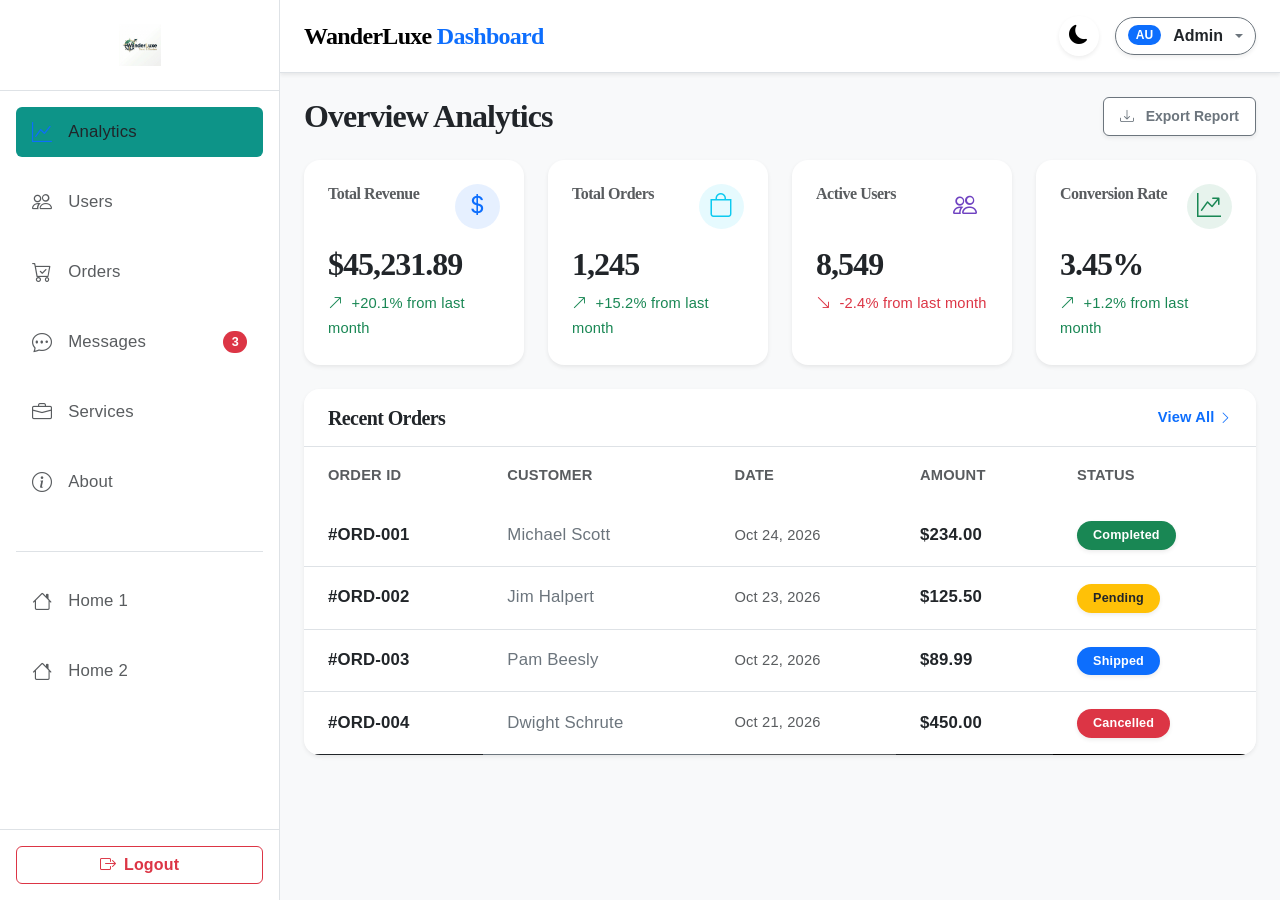
<file: dashboard.html>
<!DOCTYPE html>
<html lang="en" dir="ltr">

<head>
    <meta charset="UTF-8">
    <meta name="viewport" content="width=device-width, initial-scale=1.0">
    <title>WanderLuxe | Dashboard</title>
    <link rel="icon" href="assets/img/favicon.png" type="image/png">
    <!-- Bootstrap 5 CSS -->
    <link href="https://cdn.jsdelivr.net/npm/bootstrap@5.3.2/dist/css/bootstrap.min.css" rel="stylesheet">
    <!-- Bootstrap Icons -->
    <link rel="stylesheet" href="https://cdn.jsdelivr.net/npm/bootstrap-icons@1.11.1/font/bootstrap-icons.css">
    <!-- Custom CSS -->
    <link rel="stylesheet" href="assets/css/style.css">
</head>

<body>

    <div class="d-flex" style="min-height: 100vh;">
        <!-- Sidebar Navigation (Full Height) -->
        <aside class="sidebar flex-shrink-0 bg-white border-end d-flex flex-column transition-all" id="sidebar"
            style="width: 280px; z-index: 1000;">
            <!-- Logo inside sidebar -->
            <div class="p-4 border-bottom d-flex align-items-center justify-content-center">
                <a class="text-decoration-none d-flex align-items-center gap-2" href="index.html">
                    <img src="assets/img/wanderluxe_logo.png" alt="WanderLuxe Logo" height="42" class="brand-logo-img"
                        style="object-fit: contain;">
                </a>
            </div>

            <ul class="sidebar-nav p-3 m-0 flex-grow-1 list-unstyled d-flex flex-column gap-2">
                <li class="sidebar-item mb-1">
                    <a href="#"
                        class="sidebar-link active text-decoration-none px-3 py-2 rounded d-flex align-items-center gap-3 text-dark hover-primary"
                        onclick="toggleDashboardSection(event, 'analytics')" style="font-weight: 500;">
                        <i class="bi bi-graph-up fs-5 text-primary"></i> Analytics
                    </a>
                </li>
                <li class="sidebar-item mb-1">
                    <a href="#"
                        class="sidebar-link text-decoration-none px-3 py-2 rounded d-flex align-items-center gap-3 text-muted hover-primary"
                        style="font-weight: 500;">
                        <i class="bi bi-people fs-5"></i> Users
                    </a>
                </li>
                <li class="sidebar-item mb-1">
                    <a href="#"
                        class="sidebar-link text-decoration-none px-3 py-2 rounded d-flex align-items-center gap-3 text-muted hover-primary"
                        style="font-weight: 500;">
                        <i class="bi bi-cart-check fs-5"></i> Orders
                    </a>
                </li>
                <li class="sidebar-item mb-1">
                    <a href="#"
                        class="sidebar-link text-decoration-none px-3 py-2 rounded d-flex align-items-center gap-3 text-muted hover-primary"
                        style="font-weight: 500;">
                        <i class="bi bi-chat-dots fs-5"></i> Messages
                        <span class="badge bg-danger ms-auto rounded-pill">3</span>
                    </a>
                </li>
                <li class="sidebar-item mb-1">
                    <a href="#"
                        class="sidebar-link text-decoration-none px-3 py-2 rounded d-flex align-items-center gap-3 text-muted hover-primary"
                        onclick="toggleDashboardSection(event, 'services')" style="font-weight: 500;">
                        <i class="bi bi-briefcase fs-5"></i> Services
                    </a>
                </li>
                <li class="sidebar-item mb-1">
                    <a href="#"
                        class="sidebar-link text-decoration-none px-3 py-2 rounded d-flex align-items-center gap-3 text-muted hover-primary"
                        onclick="toggleDashboardSection(event, 'about')" style="font-weight: 500;">
                        <i class="bi bi-info-circle fs-5"></i> About
                    </a>
                </li>
                <li class="sidebar-item mt-4 border-top pt-4 mb-1">
                    <a href="Home1.html"
                        class="sidebar-link text-decoration-none px-3 py-2 rounded d-flex align-items-center gap-3 text-muted"
                        style="background-color: var(--card-bg); font-weight: 500;">
                        <i class="bi bi-house fs-5"></i> Home 1
                    </a>
                </li>
                <li class="sidebar-item mb-1">
                    <a href="Home2.html"
                        class="sidebar-link text-decoration-none px-3 py-2 rounded d-flex align-items-center gap-3 text-muted"
                        style="background-color: var(--card-bg); font-weight: 500;">
                        <i class="bi bi-house fs-5"></i> Home 2
                    </a>
                </li>
            </ul>

            <!-- Bottom Logout inside Sidebar -->
            <div class="p-3 border-top mt-auto">
                <a href="login.html"
                    class="btn btn-outline-danger w-100 d-flex align-items-center justify-content-center gap-2 fw-bold">
                    <i class="bi bi-box-arrow-right"></i> Logout
                </a>
            </div>
        </aside>

        <!-- Main Content Wrapper -->
        <div class="flex-grow-1 d-flex flex-column bg-light" style="min-width: 0; overflow-y: auto;">

            <!-- Top Header (Inside Content) -->
            <header
                class="bg-white border-bottom p-3 d-flex justify-content-between align-items-center sticky-top shadow-sm px-4">
                <div class="d-flex align-items-center gap-3">
                    <button class="btn btn-light d-lg-none" id="sidebar-toggle">
                        <i class="bi bi-list fs-4"></i>
                    </button>
                    <h4 class="mb-0 fw-bold d-none d-sm-block">WanderLuxe <span class="text-primary">Dashboard</span>
                    </h4>
                </div>

                <div class="d-flex align-items-center gap-3">
                    <!-- Theme Toggle -->
                    <button class="theme-toggle btn btn-light rounded-circle shadow-sm" id="theme-toggle"
                        aria-label="Toggle Theme"
                        style="width: 40px; height: 40px; display: flex; align-items: center; justify-content: center;">
                        <i class="bi bi-moon-fill" style="pointer-events: none;"></i>
                    </button>

                    <!-- User Profile Dropdown -->
                    <div class="dropdown">
                        <button
                            class="btn btn-outline-secondary dropdown-toggle d-flex align-items-center gap-2 rounded-pill shadow-sm"
                            type="button" data-bs-toggle="dropdown" aria-expanded="false">
                            <span class="badge bg-primary rounded-pill px-2 py-1 me-1">AU</span>
                            <span class="d-none d-sm-inline fw-bold text-dark">Admin</span>
                        </button>
                        <ul class="dropdown-menu dropdown-menu-end shadow border-0 mt-2 rounded-3">
                            <li class="px-3 py-2 border-bottom">
                                <div class="fw-bold">Admin User</div>
                                <div class="small text-muted">admin@wanderluxe.com</div>
                            </li>
                            <li><a class="dropdown-item py-2" href="#"><i class="bi bi-person me-2 text-primary"></i>
                                    Profile</a></li>
                            <li><a class="dropdown-item py-2" href="#"><i class="bi bi-gear me-2 text-primary"></i>
                                    Settings</a></li>
                            <li>
                                <hr class="dropdown-divider">
                            </li>
                            <li><a class="dropdown-item py-2 text-danger fw-bold" href="login.html"><i
                                        class="bi bi-box-arrow-right me-2"></i> Logout</a></li>
                        </ul>
                    </div>
                </div>
            </header>

            <!-- Page Content -->
            <main class="p-4 flex-grow-1">
                <div id="analytics-section" class="dashboard-panel">
                    <div class="d-flex justify-content-between align-items-center mb-4">
                        <h2 class="fw-bold mb-0 text-dark">Overview Analytics</h2>
                        <button class="btn btn-outline-secondary btn-sm rounded bg-white shadow-sm fw-bold px-3 py-2"><i
                                class="bi bi-download me-2"></i> Export Report</button>
                    </div>

                    <!-- Stats Cards -->
                    <div class="row g-4 mb-4">
                        <div class="col-xl-3 col-sm-6">
                            <div class="card border-0 shadow-sm rounded-4 p-4 h-100 bg-white hover-lift">
                                <div class="d-flex justify-content-between align-items-start mb-3">
                                    <h6 class="text-muted fw-bold mb-0">Total Revenue</h6>
                                    <div class="bg-primary bg-opacity-10 text-primary rounded-circle d-flex align-items-center justify-content-center"
                                        style="width: 45px; height: 45px;">
                                        <i class="bi bi-currency-dollar fs-4"></i>
                                    </div>
                                </div>
                                <h2 class="fw-bold text-dark mb-2">$45,231.89</h2>
                                <p class="text-success small fw-medium mb-0"><i class="bi bi-arrow-up-right me-1"></i>
                                    +20.1% from last month</p>
                            </div>
                        </div>
                        <div class="col-xl-3 col-sm-6">
                            <div class="card border-0 shadow-sm rounded-4 p-4 h-100 bg-white hover-lift">
                                <div class="d-flex justify-content-between align-items-start mb-3">
                                    <h6 class="text-muted fw-bold mb-0">Total Orders</h6>
                                    <div class="bg-info bg-opacity-10 text-info rounded-circle d-flex align-items-center justify-content-center"
                                        style="width: 45px; height: 45px;">
                                        <i class="bi bi-bag fs-4"></i>
                                    </div>
                                </div>
                                <h2 class="fw-bold text-dark mb-2">1,245</h2>
                                <p class="text-success small fw-medium mb-0"><i class="bi bi-arrow-up-right me-1"></i>
                                    +15.2% from last month</p>
                            </div>
                        </div>
                        <div class="col-xl-3 col-sm-6">
                            <div class="card border-0 shadow-sm rounded-4 p-4 h-100 bg-white hover-lift">
                                <div class="d-flex justify-content-between align-items-start mb-3">
                                    <h6 class="text-muted fw-bold mb-0">Active Users</h6>
                                    <div class="bg-purple bg-opacity-10 text-purple rounded-circle d-flex align-items-center justify-content-center"
                                        style="width: 45px; height: 45px;" style="color: #6f42c1;">
                                        <i class="bi bi-people fs-4" style="color: #6f42c1;"></i>
                                    </div>
                                </div>
                                <h2 class="fw-bold text-dark mb-2">8,549</h2>
                                <p class="text-danger small fw-medium mb-0"><i class="bi bi-arrow-down-right me-1"></i>
                                    -2.4% from last month</p>
                            </div>
                        </div>
                        <div class="col-xl-3 col-sm-6">
                            <div class="card border-0 shadow-sm rounded-4 p-4 h-100 bg-white hover-lift">
                                <div class="d-flex justify-content-between align-items-start mb-3">
                                    <h6 class="text-muted fw-bold mb-0">Conversion Rate</h6>
                                    <div class="bg-success bg-opacity-10 text-success rounded-circle d-flex align-items-center justify-content-center"
                                        style="width: 45px; height: 45px;">
                                        <i class="bi bi-graph-up-arrow fs-4"></i>
                                    </div>
                                </div>
                                <h2 class="fw-bold text-dark mb-2">3.45%</h2>
                                <p class="text-success small fw-medium mb-0"><i class="bi bi-arrow-up-right me-1"></i>
                                    +1.2% from last month</p>
                            </div>
                        </div>
                    </div>

                    <!-- Recent Orders Table -->
                    <div class="card border-0 shadow-sm rounded-4 overflow-hidden bg-white">
                        <div class="px-4 py-3 border-bottom d-flex justify-content-between align-items-center bg-white">
                            <h5 class="fw-bold mb-0 text-dark">Recent Orders</h5>
                            <a href="#" id="viewAllBtn"
                                class="text-primary text-decoration-none small fw-bold hover-link">View All <i
                                    class="bi bi-chevron-right small"></i></a>
                        </div>
                        <div class="table-responsive">
                            <table class="table table-hover align-middle mb-0 border-0">
                                <thead class="bg-light">
                                    <tr>
                                        <th class="py-3 px-4 text-muted small fw-bold border-0 text-uppercase">Order ID
                                        </th>
                                        <th class="py-3 px-4 text-muted small fw-bold border-0 text-uppercase">Customer
                                        </th>
                                        <th class="py-3 px-4 text-muted small fw-bold border-0 text-uppercase">Date</th>
                                        <th class="py-3 px-4 text-muted small fw-bold border-0 text-uppercase">Amount
                                        </th>
                                        <th class="py-3 px-4 text-muted small fw-bold border-0 text-uppercase">Status
                                        </th>
                                    </tr>
                                </thead>
                                <tbody>
                                    <tr class="border-bottom">
                                        <td class="py-3 px-4 fw-bold text-dark">#ORD-001</td>
                                        <td class="py-3 px-4 text-secondary">Michael Scott</td>
                                        <td class="py-3 px-4 text-muted small">Oct 24, 2026</td>
                                        <td class="py-3 px-4 fw-bold text-dark">$234.00</td>
                                        <td class="py-3 px-4">
                                            <span
                                                class="badge bg-success rounded-pill px-3 py-2 shadow-sm">Completed</span>
                                        </td>
                                    </tr>
                                    <tr class="border-bottom">
                                        <td class="py-3 px-4 fw-bold text-dark">#ORD-002</td>
                                        <td class="py-3 px-4 text-secondary">Jim Halpert</td>
                                        <td class="py-3 px-4 text-muted small">Oct 23, 2026</td>
                                        <td class="py-3 px-4 fw-bold text-dark">$125.50</td>
                                        <td class="py-3 px-4">
                                            <span
                                                class="badge bg-warning text-dark rounded-pill px-3 py-2 shadow-sm">Pending</span>
                                        </td>
                                    </tr>
                                    <tr class="border-bottom">
                                        <td class="py-3 px-4 fw-bold text-dark">#ORD-003</td>
                                        <td class="py-3 px-4 text-secondary">Pam Beesly</td>
                                        <td class="py-3 px-4 text-muted small">Oct 22, 2026</td>
                                        <td class="py-3 px-4 fw-bold text-dark">$89.99</td>
                                        <td class="py-3 px-4">
                                            <span
                                                class="badge bg-primary rounded-pill px-3 py-2 shadow-sm">Shipped</span>
                                        </td>
                                    </tr>
                                    <tr>
                                        <td class="py-3 px-4 fw-bold text-dark">#ORD-004</td>
                                        <td class="py-3 px-4 text-secondary">Dwight Schrute</td>
                                        <td class="py-3 px-4 text-muted small">Oct 21, 2026</td>
                                        <td class="py-3 px-4 fw-bold text-dark">$450.00</td>
                                        <td class="py-3 px-4">
                                            <span
                                                class="badge bg-danger rounded-pill px-3 py-2 shadow-sm">Cancelled</span>
                                        </td>
                                    </tr>
                                    <tr class="border-bottom d-none extra-order-row">
                                        <td class="py-3 px-4 fw-bold text-dark">#ORD-005</td>
                                        <td class="py-3 px-4 text-secondary">Stanley Hudson</td>
                                        <td class="py-3 px-4 text-muted small">Oct 20, 2026</td>
                                        <td class="py-3 px-4 fw-bold text-dark">$112.00</td>
                                        <td class="py-3 px-4">
                                            <span
                                                class="badge bg-success rounded-pill px-3 py-2 shadow-sm">Completed</span>
                                        </td>
                                    </tr>
                                    <tr class="d-none extra-order-row">
                                        <td class="py-3 px-4 fw-bold text-dark">#ORD-006</td>
                                        <td class="py-3 px-4 text-secondary">Angela Martin</td>
                                        <td class="py-3 px-4 text-muted small">Oct 19, 2026</td>
                                        <td class="py-3 px-4 fw-bold text-dark">$305.50</td>
                                        <td class="py-3 px-4">
                                            <span
                                                class="badge bg-success rounded-pill px-3 py-2 shadow-sm">Completed</span>
                                        </td>
                                    </tr>
                                </tbody>
                            </table>
                        </div>
                    </div>
                </div>

                <div id="services-section" class="dashboard-panel d-none">
                    <div class="d-flex justify-content-between align-items-center mb-4">
                        <h2 class="fw-bold mb-0 text-dark">Services</h2>
                        <button class="btn btn-primary shadow-sm px-4 fw-bold"><i class="bi bi-plus-lg me-2"></i> Add
                            Service</button>
                    </div>
                    <div class="card border-0 shadow-sm rounded-4 p-4 bg-white">
                        <h5 class="fw-bold mb-3 text-dark">Active Services</h5>
                        <p class="text-muted mb-0">Manage platform capabilities and user offerings here.</p>
                    </div>
                </div>

                <div id="about-section" class="dashboard-panel d-none">
                    <h2 class="fw-bold mb-4 text-dark">About WanderLuxe</h2>
                    <div class="card border-0 shadow-sm rounded-4 p-4 bg-white">
                        <div class="d-flex align-items-center gap-3 mb-4">
                            <div class="bg-light rounded-3 d-flex align-items-center justify-content-center border"
                                style="width: 80px; height: 80px;">
                                <img src="assets/img/wanderluxe_logo.png" alt="WanderLuxe Logo" height="42" class="brand-logo-img"
                                    style="object-fit: contain;">
                            </div>
                            <div>
                                <h4 class="fw-bold mb-1 text-dark">WanderLuxe Dashboard</h4>
                                <span class="badge bg-light text-dark border px-3 py-2 rounded-pill shadow-sm">Version
                                    1.0.0</span>
                            </div>
                        </div>
                        <h5 class="fw-bold text-dark">Platform Overview</h5>
                        <p class="text-muted">Welcome to the WanderLuxe management dashboard. This platform provides
                            comprehensive tools to manage your e-commerce platform, including analytics tracking, user
                            management, order processing, and more.</p>
                        <hr class="my-4 text-muted opacity-25">
                        <h5 class="fw-bold text-dark">Our Mission</h5>
                        <p class="text-muted mb-0">To empower businesses with cutting-edge technology, beautiful design,
                            and seamless user experiences.</p>
                    </div>
                </div>
            </main>
        </div>
    </div>

    <!-- Bootstrap 5 JS -->
    <script src="https://cdn.jsdelivr.net/npm/bootstrap@5.3.2/dist/js/bootstrap.bundle.min.js"></script>
    <!-- Custom JS -->
    <script src="assets/js/main.js"></script>
    <script>
        function toggleDashboardSection(event, sectionId) {
            if (event) event.preventDefault();

            // Hide all panels
            document.querySelectorAll('.dashboard-panel').forEach(panel => {
                panel.classList.add('d-none');
            });

            // Show target panel
            const targetPanel = document.getElementById(sectionId + '-section');
            if (targetPanel) {
                targetPanel.classList.remove('d-none');
            }

            // Update active state in sidebar
            if (event) {
                document.querySelectorAll('.sidebar-link').forEach(link => {
                    link.classList.remove('active');
                });
                event.currentTarget.classList.add('active');
            }
        }

        // View All Orders Logic
        const viewAllBtn = document.getElementById('viewAllBtn');
        if (viewAllBtn) {
            viewAllBtn.addEventListener('click', function (e) {
                e.preventDefault();
                const extraRows = document.querySelectorAll('.extra-order-row');
                const isExpanded = extraRows[0] && !extraRows[0].classList.contains('d-none');

                if (!isExpanded) {
                    extraRows.forEach(row => row.classList.remove('d-none'));
                    this.innerHTML = 'Show Less <i class="bi bi-chevron-up small"></i>';
                } else {
                    extraRows.forEach(row => row.classList.add('d-none'));
                    this.innerHTML = 'View All <i class="bi bi-chevron-right small"></i>';
                }
            });
        }
    </script>
</body>

</html>
</file>
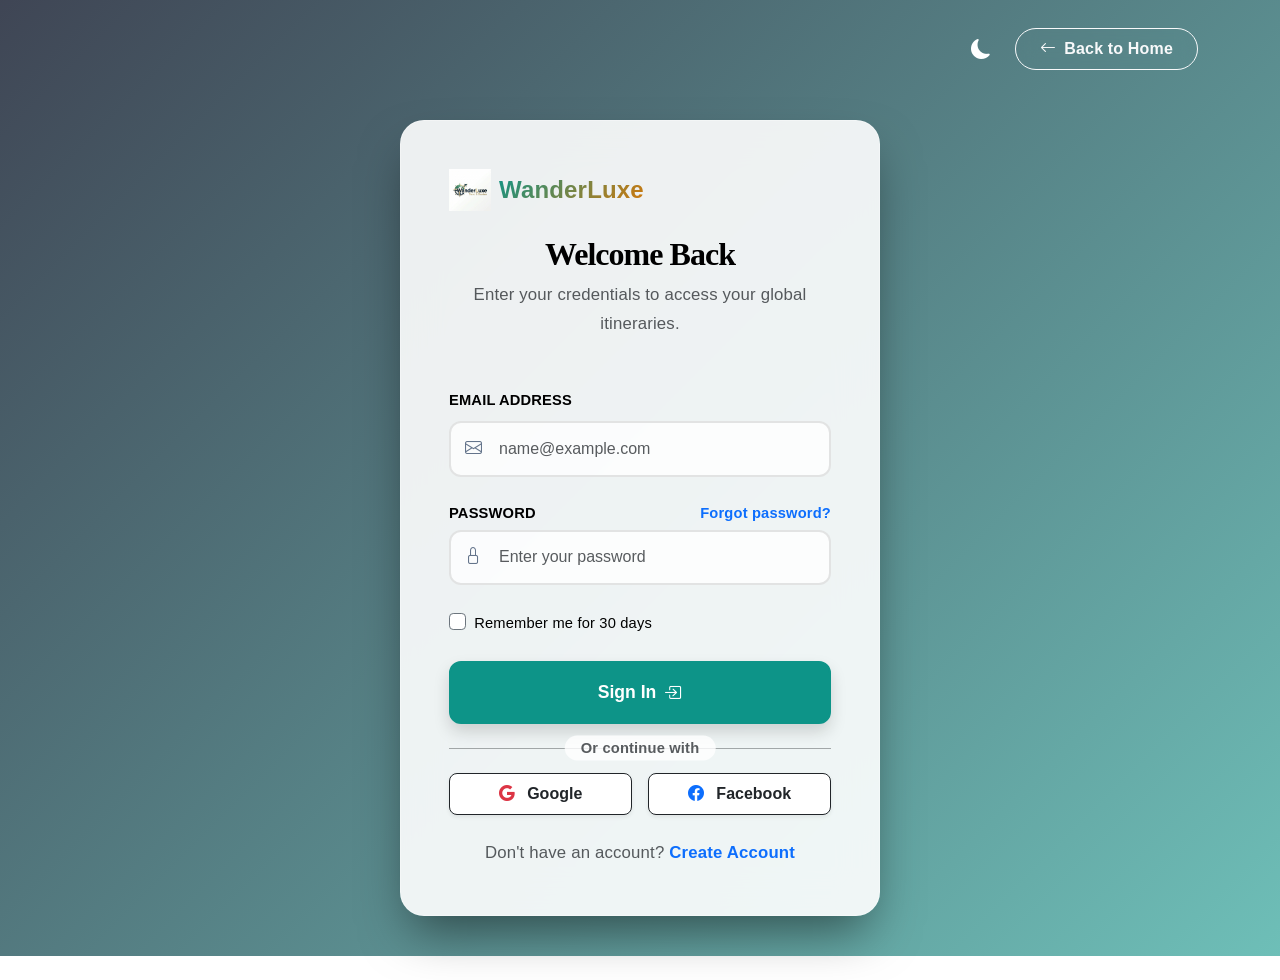
<file: login.html>
<!DOCTYPE html>
<html lang="en" dir="ltr">

<head>
    <meta charset="UTF-8">
    <meta name="viewport" content="width=device-width, initial-scale=1.0">
    <title>WanderLuxe | Login</title>
    <link rel="icon" href="assets/img/favicon.png" type="image/png">
    <link href="https://cdn.jsdelivr.net/npm/bootstrap@5.3.2/dist/css/bootstrap.min.css" rel="stylesheet">
    <link rel="stylesheet" href="https://cdn.jsdelivr.net/npm/bootstrap-icons@1.11.1/font/bootstrap-icons.css">
    <link rel="stylesheet" href="assets/css/style.css">
    <style>
        .auth-page {
            position: relative;
            min-height: 100vh;
            display: flex;
            overflow-y: auto;
            overflow-x: hidden;
            padding: 120px 15px 40px;
        }

        .auth-bg {
            position: absolute;
            top: 0;
            left: 0;
            right: 0;
            bottom: 0;
            background: url('https://images.unsplash.com/photo-1506929562872-bb421503ef21?ixlib=rb-4.0.3&auto=format&fit=crop&w=1920&q=80') center/cover no-repeat;
            z-index: 0;
            transform: scale(1.05);
            /* Slight scale to prevent edge bleed */
        }

        .auth-overlay {
            position: absolute;
            top: 0;
            left: 0;
            right: 0;
            bottom: 0;
            background: linear-gradient(135deg, rgba(15, 23, 42, 0.8) 0%, rgba(13, 148, 136, 0.6) 100%);
            z-index: 1;
        }

        .glass-auth-card {
            background: rgba(255, 255, 255, 0.9);
            backdrop-filter: blur(20px);
            -webkit-backdrop-filter: blur(20px);
            border: 1px solid rgba(255, 255, 255, 0.3);
            border-radius: 1.5rem;
            margin: auto;
            position: relative;
            z-index: 2;
            box-shadow: 0 25px 50px -12px rgba(0, 0, 0, 0.5);
            max-width: 480px;
            width: 100%;
            padding: 3rem;
        }

        [data-theme="dark"] .glass-auth-card {
            background: rgba(15, 23, 42, 0.85);
            border: 1px solid rgba(255, 255, 255, 0.1);
            color: #fff;
        }

        .auth-navbar {
            position: absolute;
            top: 0;
            left: 0;
            right: 0;
            z-index: 10;
        }

        .form-control-auth {
            border: 2px solid rgba(0, 0, 0, 0.1);
            border-radius: 0.75rem;
            padding: 0.85rem 1rem 0.85rem 3rem;
            background: rgba(255, 255, 255, 0.8);
            transition: all 0.3s ease;
        }

        [data-theme="dark"] .form-control-auth {
            background: rgba(0, 0, 0, 0.4);
            border: 2px solid rgba(255, 255, 255, 0.1);
            color: white;
        }

        .form-control-auth:focus {
            background: #fff;
            border-color: var(--primary-color);
            box-shadow: 0 0 0 4px rgba(13, 148, 136, 0.15);
        }

        [data-theme="dark"] .form-control-auth:focus {
            background: rgba(0, 0, 0, 0.6);
        }

        .input-icon {
            position: absolute;
            left: 1rem;
            top: 50%;
            transform: translateY(-50%);
            color: #64748b;
            z-index: 4;
        }

        .btn-auth {
            padding: 1rem;
            font-size: 1.1rem;
            border-radius: 0.75rem;
            font-weight: 700;
        }

        .glass-auth-card a {
            transition: all 0.3s ease;
        }

        .glass-auth-card a:hover {
            color: var(--secondary-color) !important;
            text-decoration: underline !important;
        }
    </style>
</head>

<body class="auth-page">
    <div class="auth-bg"></div>
    <div class="auth-overlay"></div>

    <nav class="auth-navbar p-4">
        <div class="container d-flex justify-content-end align-items-center">
            <div class="d-flex align-items-center gap-3">
                <button class="theme-toggle text-white border-0 bg-transparent fs-5" id="theme-toggle"
                    aria-label="Toggle Theme">
                    <i class="bi bi-moon-fill" style="pointer-events: none;"></i>
                </button>
                <a href="index.html"
                    class="btn btn-outline-light rounded-pill px-4 py-2 fw-bold hover-lift backdrop-blur">
                    <i class="bi bi-arrow-left me-2"></i>Back to Home
                </a>
            </div>
        </div>
    </nav>

    <div class="container d-flex justify-content-center">
        <div class="glass-auth-card reveal active">
            <a class="navbar-brand d-flex align-items-center gap-2 mb-4" href="Home1.html">
                <img src="assets/img/wanderluxe_logo.png" alt="WanderLuxe Logo" height="42" class="brand-logo-img"
                    style="object-fit: contain;">
                <span class="fw-bolder brand-text text-gradient">WanderLuxe</span>
            </a>
            <div class="text-center mb-4 pb-2">
                <h2 class="fw-bold mb-2">Welcome Back</h2>
                <p class="text-muted">Enter your credentials to access your global itineraries.</p>
            </div>

            <form>
                <div class="mb-4 position-relative">
                    <label class="form-label fw-bold small text-uppercase">Email address</label>
                    <div class="position-relative">
                        <i class="bi bi-envelope input-icon"></i>
                        <input type="email" class="form-control form-control-auth w-100" placeholder="name@example.com"
                            required>
                    </div>
                </div>
                <div class="mb-4 position-relative">
                    <div class="d-flex justify-content-between align-items-center mb-1">
                        <label class="form-label fw-bold small text-uppercase mb-0">Password</label>
                        <a href="#" class="small text-decoration-none fw-bold text-primary">Forgot password?</a>
                    </div>
                    <div class="position-relative">
                        <i class="bi bi-lock input-icon"></i>
                        <input type="password" class="form-control form-control-auth w-100"
                            placeholder="Enter your password" required>
                    </div>
                </div>
                <div class="mb-4 form-check">
                    <input type="checkbox" class="form-check-input border-secondary" id="rememberMe">
                    <label class="form-check-label small fw-medium" for="rememberMe">Remember me for 30 days</label>
                </div>
                <button type="submit"
                    class="btn btn-custom btn-auth w-100 mb-4 shadow d-flex justify-content-center align-items-center gap-2">Sign
                    In <i class="bi bi-box-arrow-in-right"></i></button>
            </form>

            <div class="position-relative mb-4 text-center">
                <hr class="text-muted opacity-50">
                <span
                    class="position-absolute top-50 start-50 translate-middle px-3 small fw-bold text-muted rounded-pill"
                    style="background: rgba(255,255,255,0.8);">Or continue with</span>
            </div>

            <div class="d-flex gap-3 mb-4">
                <button type="button"
                    class="btn btn-outline-dark w-100 py-2 rounded-3 fw-bold bg-white text-dark shadow-sm hover-lift"><i
                        class="bi bi-google text-danger me-2"></i> Google</button>
                <button type="button"
                    class="btn btn-outline-dark w-100 py-2 rounded-3 fw-bold bg-white text-dark shadow-sm hover-lift"><i
                        class="bi bi-facebook text-primary me-2"></i> Facebook</button>
            </div>

            <p class="text-center mb-0 text-muted">Don't have an account? <a href="signup.html"
                    class="fw-bold text-primary text-decoration-none">Create Account</a></p>
        </div>
    </div>

    <script src="https://cdn.jsdelivr.net/npm/bootstrap@5.3.2/dist/js/bootstrap.bundle.min.js"></script>
    <script src="assets/js/main.js"></script>
</body>

</html>
</file>
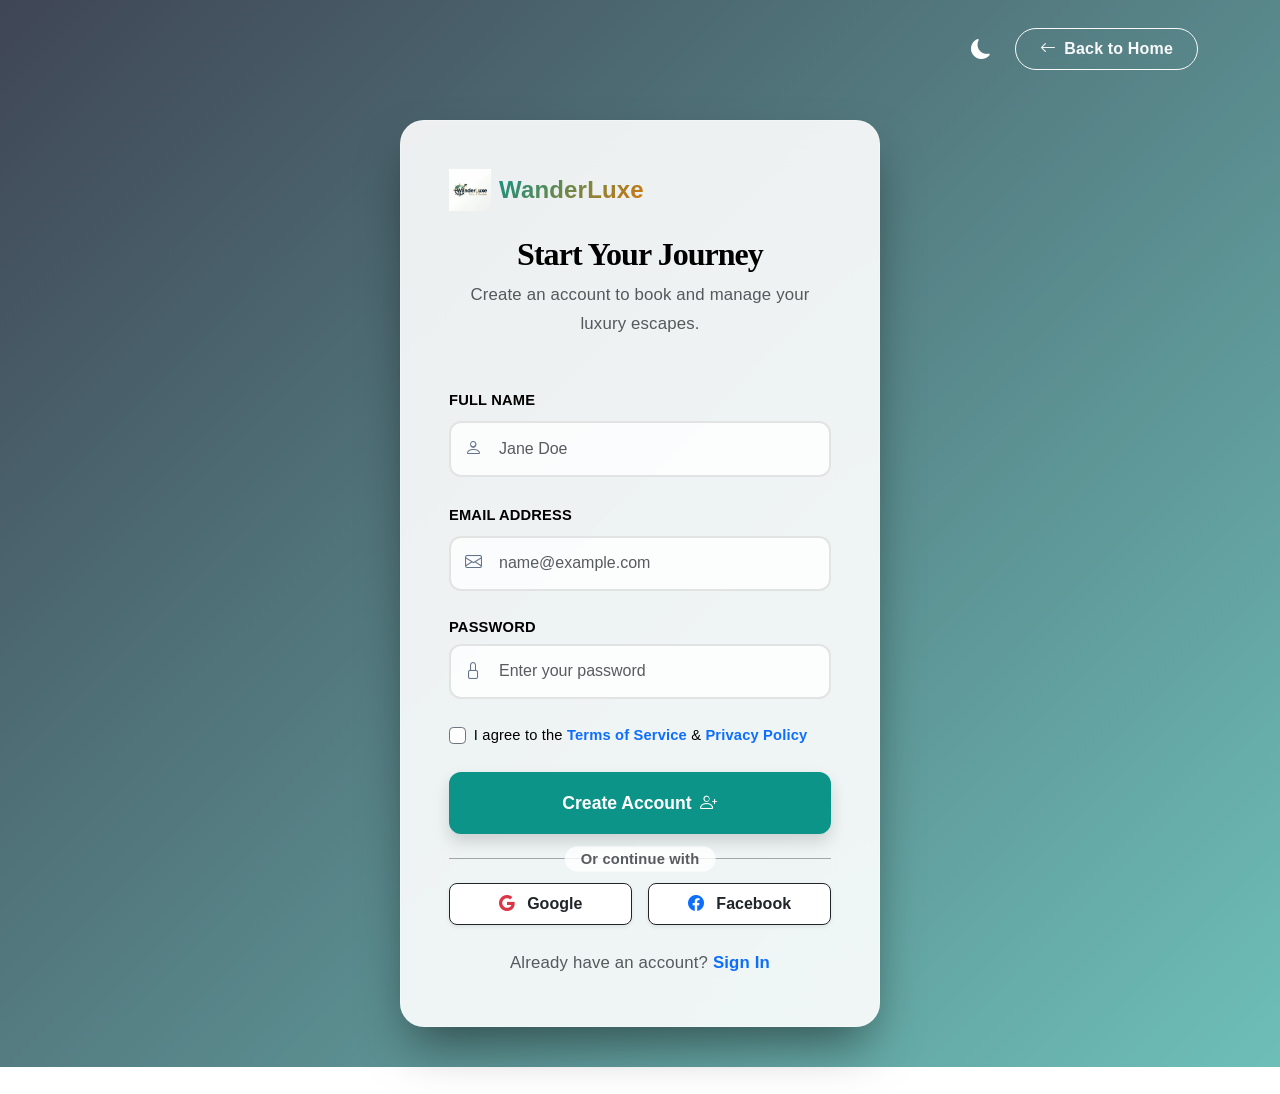
<file: signup.html>
<!DOCTYPE html>
<html lang="en" dir="ltr">

<head>
    <meta charset="UTF-8">
    <meta name="viewport" content="width=device-width, initial-scale=1.0">
    <title>WanderLuxe | Sign Up</title>
    <link rel="icon" href="assets/img/favicon.png" type="image/png">
    <link href="https://cdn.jsdelivr.net/npm/bootstrap@5.3.2/dist/css/bootstrap.min.css" rel="stylesheet">
    <link rel="stylesheet" href="https://cdn.jsdelivr.net/npm/bootstrap-icons@1.11.1/font/bootstrap-icons.css">
    <link rel="stylesheet" href="assets/css/style.css">
    <style>
        .auth-page {
            position: relative;
            min-height: 100vh;
            display: flex;
            overflow-y: auto;
            overflow-x: hidden;
            padding: 120px 15px 40px;
        }

        .auth-bg {
            position: absolute;
            top: 0;
            left: 0;
            right: 0;
            bottom: 0;
            background: url('https://images.unsplash.com/photo-1506929562872-bb421503ef21?ixlib=rb-4.0.3&auto=format&fit=crop&w=1920&q=80') center/cover no-repeat;
            z-index: 0;
            transform: scale(1.05);
            /* Slight scale to prevent edge bleed */
        }

        .auth-overlay {
            position: absolute;
            top: 0;
            left: 0;
            right: 0;
            bottom: 0;
            background: linear-gradient(135deg, rgba(15, 23, 42, 0.8) 0%, rgba(13, 148, 136, 0.6) 100%);
            z-index: 1;
        }

        .glass-auth-card {
            background: rgba(255, 255, 255, 0.9);
            backdrop-filter: blur(20px);
            -webkit-backdrop-filter: blur(20px);
            border: 1px solid rgba(255, 255, 255, 0.3);
            border-radius: 1.5rem;
            margin: auto;
            position: relative;
            z-index: 2;
            box-shadow: 0 25px 50px -12px rgba(0, 0, 0, 0.5);
            max-width: 480px;
            width: 100%;
            padding: 3rem;
        }

        [data-theme="dark"] .glass-auth-card {
            background: rgba(15, 23, 42, 0.85);
            border: 1px solid rgba(255, 255, 255, 0.1);
            color: #fff;
        }

        .auth-navbar {
            position: absolute;
            top: 0;
            left: 0;
            right: 0;
            z-index: 10;
        }

        .form-control-auth {
            border: 2px solid rgba(0, 0, 0, 0.1);
            border-radius: 0.75rem;
            padding: 0.85rem 1rem 0.85rem 3rem;
            background: rgba(255, 255, 255, 0.8);
            transition: all 0.3s ease;
        }

        [data-theme="dark"] .form-control-auth {
            background: rgba(0, 0, 0, 0.4);
            border: 2px solid rgba(255, 255, 255, 0.1);
            color: white;
        }

        .form-control-auth:focus {
            background: #fff;
            border-color: var(--primary-color);
            box-shadow: 0 0 0 4px rgba(13, 148, 136, 0.15);
        }

        [data-theme="dark"] .form-control-auth:focus {
            background: rgba(0, 0, 0, 0.6);
        }

        .input-icon {
            position: absolute;
            left: 1rem;
            top: 50%;
            transform: translateY(-50%);
            color: #64748b;
            z-index: 4;
        }

        .btn-auth {
            padding: 1rem;
            font-size: 1.1rem;
            border-radius: 0.75rem;
            font-weight: 700;
        }

        .glass-auth-card a {
            transition: all 0.3s ease;
        }

        .glass-auth-card a:hover,
        .hover-link:hover {
            color: var(--secondary-color) !important;
            text-decoration: underline !important;
        }
    </style>
</head>

<body class="auth-page">
    <div class="auth-bg"></div>
    <div class="auth-overlay"></div>

    <nav class="auth-navbar p-4">
        <div class="container d-flex justify-content-end align-items-center">
            <div class="d-flex align-items-center gap-3">
                <button class="theme-toggle text-white border-0 bg-transparent fs-5" id="theme-toggle"
                    aria-label="Toggle Theme">
                    <i class="bi bi-moon-fill" style="pointer-events: none;"></i>
                </button>
                <a href="index.html"
                    class="btn btn-outline-light rounded-pill px-4 py-2 fw-bold hover-lift backdrop-blur">
                    <i class="bi bi-arrow-left me-2"></i>Back to Home
                </a>
            </div>
        </div>
    </nav>

    <div class="container d-flex justify-content-center">
        <div class="glass-auth-card reveal active">
            <a class="navbar-brand d-flex align-items-center gap-2 mb-4" href="Home1.html">
                <img src="assets/img/wanderluxe_logo.png" alt="WanderLuxe Logo" height="42" class="brand-logo-img"
                    style="object-fit: contain;">
                <span class="fw-bolder brand-text text-gradient">WanderLuxe</span>
            </a>
            <div class="text-center mb-4 pb-2">
                <h2 class="fw-bold mb-2">Start Your Journey</h2>
                <p class="text-muted">Create an account to book and manage your luxury escapes.</p>
            </div>

            <form>
                <div class="mb-4 position-relative">
                    <label class="form-label fw-bold small text-uppercase">Full Name</label>
                    <div class="position-relative">
                        <i class="bi bi-person input-icon"></i>
                        <input type="text" class="form-control form-control-auth w-100" placeholder="Jane Doe" required>
                    </div>
                </div>
                <div class="mb-4 position-relative">
                    <label class="form-label fw-bold small text-uppercase">Email address</label>
                    <div class="position-relative">
                        <i class="bi bi-envelope input-icon"></i>
                        <input type="email" class="form-control form-control-auth w-100" placeholder="name@example.com"
                            required>
                    </div>
                </div>
                <div class="mb-4 position-relative">
                    <div class="d-flex justify-content-between align-items-center mb-1">
                        <label class="form-label fw-bold small text-uppercase mb-0">Password</label>

                    </div>
                    <div class="position-relative">
                        <i class="bi bi-lock input-icon"></i>
                        <input type="password" class="form-control form-control-auth w-100"
                            placeholder="Enter your password" required>
                    </div>
                </div>
                <div class="mb-4 form-check d-flex align-items-center gap-2">
                    <input type="checkbox" class="form-check-input border-secondary mt-0" id="rememberMe">
                    <label class="form-check-label small fw-medium" for="rememberMe">I agree to the <a href="#"
                            class="text-primary text-decoration-none fw-bold hover-link">Terms of Service</a> & <a
                            href="#" class="text-primary text-decoration-none fw-bold hover-link">Privacy
                            Policy</a></label>
                </div>
                <button type="submit"
                    class="btn btn-custom btn-auth w-100 mb-4 shadow d-flex justify-content-center align-items-center gap-2">Create
                    Account <i class="bi bi-person-plus"></i></button>
            </form>

            <div class="position-relative mb-4 text-center">
                <hr class="text-muted opacity-50">
                <span
                    class="position-absolute top-50 start-50 translate-middle px-3 small fw-bold text-muted rounded-pill"
                    style="background: rgba(255,255,255,0.8);">Or continue with</span>
            </div>

            <div class="d-flex gap-3 mb-4">
                <button type="button"
                    class="btn btn-outline-dark w-100 py-2 rounded-3 fw-bold bg-white text-dark shadow-sm hover-lift"><i
                        class="bi bi-google text-danger me-2"></i> Google</button>
                <button type="button"
                    class="btn btn-outline-dark w-100 py-2 rounded-3 fw-bold bg-white text-dark shadow-sm hover-lift"><i
                        class="bi bi-facebook text-primary me-2"></i> Facebook</button>
            </div>

            <p class="text-center mb-0 text-muted">Already have an account? <a href="login.html"
                    class="fw-bold text-primary text-decoration-none">Sign In</a></p>
        </div>
    </div>

    <script src="https://cdn.jsdelivr.net/npm/bootstrap@5.3.2/dist/js/bootstrap.bundle.min.js"></script>
    <script src="assets/js/main.js"></script>
</body>

</html>
</file>
<file: assets/css/style.css>
﻿@import url('https://fonts.googleapis.com/css2?family=Outfit:wght@300;400;500;600;700;800&family=Inter:wght@300;400;500;600;700&display=swap');

:root {
  /* 3 Main Colors */
  --primary-color: #0d9488;
  /* Premium Teal/Ocean Green */
  --secondary-color: #d97706;
  /* Golden Sand */
  --dark-base: #0f172a;
  /* Deep Navy */
  --font-family: 'Lato', sans-serif;
  --font-heading: 'Playfair Display', serif;

  /* Advanced Styling Variables */
  --shadow-sm: 0 2px 4px rgba(0, 0, 0, 0.02);
  --shadow-md: 0 4px 6px -1px rgba(0, 0, 0, 0.05), 0 2px 4px -1px rgba(0, 0, 0, 0.03);
  --shadow-lg: 0 10px 15px -3px rgba(0, 0, 0, 0.08), 0 4px 6px -2px rgba(0, 0, 0, 0.04);
  --shadow-xl: 0 20px 25px -5px rgba(0, 0, 0, 0.1), 0 10px 10px -5px rgba(0, 0, 0, 0.04);
  --glass-bg: rgba(255, 255, 255, 0.85);

  /* Spacing */
  --section-padding: 6rem 0;
  --border-radius: 1rem;
  --transition: all 0.4s cubic-bezier(0.4, 0, 0.2, 1);
}

[data-theme="dark"] {
  --bg-color: #090e17;
  --text-color: #f1f5f9;
  --text-muted: #94a3b8;
  --card-bg: #111827;
  --border-color: #1e293b;
  --tertiary-color: #ffffff;
  --glass-bg: rgba(17, 24, 39, 0.85);
  --shadow-sm: 0 2px 4px rgba(0, 0, 0, 0.2);
  --shadow-md: 0 4px 6px -1px rgba(0, 0, 0, 0.3);
  --shadow-lg: 0 10px 15px -3px rgba(0, 0, 0, 0.4);
  --shadow-xl: 0 20px 25px -5px rgba(0, 0, 0, 0.5);
}

/* Exhaustive Override Bootstrap Utility Classes & Components for Dark Mode */

/* Ultimate Dark Mode Overrides */
[data-theme="dark"] .text-dark,
[data-theme="dark"] .text-black,
[data-theme="dark"] .text-body {
  color: var(--text-color) !important;
}

[data-theme="dark"] body {
  -webkit-font-smoothing: antialiased;
  -moz-osx-font-smoothing: grayscale;
}

[data-theme="dark"] .text-muted,
[data-theme="dark"] .text-secondary {
  color: var(--text-muted) !important;
}

[data-theme="dark"] .bg-light,
[data-theme="dark"] .bg-white {
  background-color: var(--card-bg) !important;
  color: var(--text-color) !important;
}

/* Ensure buttons with inherently light backgrounds retain dark text */
[data-theme="dark"] .btn-light,
[data-theme="dark"] .btn-light.text-dark,
[data-theme="dark"] .btn-light .text-muted,
[data-theme="dark"] .btn-light .text-secondary {
  color: #0f172a !important;
}

/* Ensure outline-dark and dark buttons remain visible on dark backgrounds */
[data-theme="dark"] .btn-outline-dark {
  border-color: var(--border-color) !important;
  color: var(--text-color) !important;
}

[data-theme="dark"] .btn-outline-dark:hover {
  background-color: var(--border-color) !important;
  color: var(--text-color) !important;
}

[data-theme="dark"] .btn-dark {
  background-color: #1e293b !important;
  /* Slightly lighter than card-bg */
  border-color: #334155 !important;
  color: #f8fafc !important;
}

[data-theme="dark"] .border,
[data-theme="dark"] .border-bottom,
[data-theme="dark"] .border-top,
[data-theme="dark"] .border-start,
[data-theme="dark"] .border-end {
  border-color: var(--border-color) !important;
}

[data-theme="dark"] .bg-dark {
  background-color: #000000 !important;
}

/* Form Controls & Inputs */
[data-theme="dark"] .form-control,
[data-theme="dark"] .form-select,
[data-theme="dark"] .input-group-text {
  background-color: var(--card-bg) !important;
  color: var(--text-color) !important;
  border-color: var(--border-color) !important;
}

[data-theme="dark"] .form-control::placeholder {
  color: var(--text-muted) !important;
}

/* Modals, Dropdowns, Cards, Offcanvas */
[data-theme="dark"] .dropdown-menu,
[data-theme="dark"] .dropdown-header,
[data-theme="dark"] .modal-content,
[data-theme="dark"] .offcanvas,
[data-theme="dark"] .card {
  background-color: var(--card-bg) !important;
  color: var(--text-color) !important;
  border-color: var(--border-color) !important;
}

[data-theme="dark"] .dropdown-item {
  color: var(--text-color) !important;
}

[data-theme="dark"] .dropdown-item:hover {
  background-color: var(--bg-color) !important;
}

/* Tables */
[data-theme="dark"] .table {
  color: var(--text-color) !important;
  border-color: var(--border-color) !important;
}

[data-theme="dark"] .table> :not(caption)>*>* {
  background-color: transparent !important;
  color: var(--text-color) !important;
  border-bottom-color: var(--border-color) !important;
}

[data-theme="dark"] .table .bg-light,
[data-theme="dark"] .table thead.bg-light {
  background-color: rgba(255, 255, 255, 0.05) !important;
}

/* Badges */
[data-theme="dark"] .badge.bg-light,
[data-theme="dark"] .badge.text-dark {
  background-color: rgba(255, 255, 255, 0.1) !important;
  color: var(--text-color) !important;
}

/* Global wildcard for Bootstrap text colors in dark mode */
[data-theme="dark"] * {
  scrollbar-color: var(--border-color) var(--bg-color);
}


/* Global Polish: Selection & Scrollbar */
::selection {
  background-color: var(--primary-color);
  color: #ffffff;
}

::-webkit-scrollbar {
  width: 12px;
}

::-webkit-scrollbar-track {
  background: var(--bg-color);
}

::-webkit-scrollbar-thumb {
  background-color: var(--primary-color);
  border-radius: 6px;
  border: 3px solid var(--bg-color);
}

::-webkit-scrollbar-thumb:hover {
  background-color: var(--secondary-color);
}

/* Base Accessibility & Focus */
:focus-visible {
  outline: 3px solid rgba(79, 70, 229, 0.5) !important;
  outline-offset: 2px !important;
}

body {
  font-family: var(--font-family);
  background-color: var(--bg-color);
  color: var(--text-color);
  transition: background-color 0.4s ease, color 0.4s ease;
  overflow-x: hidden;
  font-size: 1.05rem;
  /* Better readability */
  line-height: 1.7;
  /* Relaxed line height */
  letter-spacing: 0.01em;
}

h1,
h2,
h3,
h4,
h5,
h6 {
  font-family: var(--font-heading);
  font-weight: 700;
  color: var(--text-color);
  letter-spacing: -0.03em;
  /* Tighter headings */
  line-height: 1.2;
}

/* Enhance dark mode heading legibility with subtle text shadow */
[data-theme="dark"] h1,
[data-theme="dark"] h2,
[data-theme="dark"] h3 {
  text-shadow: 0 2px 4px rgba(0, 0, 0, 0.5);
}

a {
  color: var(--primary-color);
  text-decoration: none;
  transition: var(--transition);
}

a:hover {
  color: var(--secondary-color);
}

.hover-link {
  transition: var(--transition);
}

.hover-link:hover {
  color: var(--secondary-color) !important;
  text-decoration: underline !important;
}

/* Common Button Styles */
.btn-custom {
  background-color: var(--primary-color);
  color: #fff;
  border: 2px solid var(--primary-color);
  border-radius: var(--border-radius);
  padding: 0.85rem 2.25rem;
  font-size: 1.05rem;
  font-weight: 600;
  transition: var(--transition);
  display: inline-flex;
  align-items: center;
  gap: 0.5rem;
  box-shadow: 0 4px 15px rgba(79, 70, 229, 0.4);
}

.btn-custom:hover {
  background-color: var(--secondary-color);
  border-color: var(--secondary-color);
  color: #fff;
  transform: translateY(-3px);
  box-shadow: 0 8px 25px rgba(225, 29, 72, 0.5);
}

.btn-secondary-custom {
  background-color: transparent;
  color: var(--text-color);
  border: 2px solid var(--border-color);
  border-radius: var(--border-radius);
  padding: 0.85rem 2.25rem;
  font-size: 1.05rem;
  font-weight: 600;
  transition: var(--transition);
}

.btn-secondary-custom:hover {
  background-color: var(--bg-color);
  border-color: var(--secondary-color);
  color: var(--secondary-color);
  transform: translateY(-2px);
}

/* Animations */
@keyframes floatAnimation {
  0% {
    transform: translateY(0px);
  }

  50% {
    transform: translateY(-10px);
  }

  100% {
    transform: translateY(0px);
  }
}

.float-animation {
  animation: floatAnimation 4s ease-in-out infinite;
}

/* Navbar */
.navbar {
  background-color: var(--bg-color);
  box-shadow: 0 4px 6px -1px rgba(0, 0, 0, 0.05);
  padding: 1rem 0;
  transition: var(--transition);
}

.navbar-brand {
  font-weight: 800;
  font-size: 1.5rem;
  color: var(--tertiary-color) !important;
  display: flex;
  align-items: center;
  gap: 0.5rem;
}

.navbar-brand i {
  color: var(--primary-color);
}

/* Global Brand Logo Standards */
.brand-logo-img {
  height: 42px !important;
  object-fit: contain;
}

.brand-text {
  font-size: 1.5rem !important;
  font-weight: 800 !important;
}

.nav-link {
  color: var(--text-color) !important;
  font-weight: 500;
  margin: 0 0.5rem;
  transition: var(--transition);
}

.nav-link:hover,
.nav-link.active {
  color: var(--primary-color) !important;
}

.theme-toggle {
  background: transparent;
  border: none;
  font-size: 1.2rem;
  color: var(--text-color);
  cursor: pointer;
  padding: 0.5rem;
  display: flex;
  align-items: center;
  justify-content: center;
  border-radius: 50%;
  transition: var(--transition);
}

.theme-toggle:hover {
  background-color: var(--card-bg);
}

/* Sections */
.section-padding {
  padding: var(--section-padding);
}

.section-title {
  text-align: center;
  margin-bottom: 3rem;
}

.section-title h2 {
  font-size: 2.5rem;
  font-weight: 800;
  margin-bottom: 1rem;
}

.section-title p {
  color: var(--text-muted);
  font-size: 1.1rem;
  max-width: 600px;
  margin: 0 auto;
}

/* Hero Section */
.hero-section {
  padding: 8rem 0 6rem;
  background: linear-gradient(135deg, var(--card-bg) 0%, var(--bg-color) 100%);
  position: relative;
  overflow: hidden;
}

.hero-content h1 {
  font-size: 3.5rem;
  font-weight: 800;
  line-height: 1.2;
  margin-bottom: 1.5rem;
  color: var(--tertiary-color);
}

.hero-content h1 span {
  color: var(--primary-color);
}

.hero-content p {
  font-size: 1.2rem;
  color: var(--text-muted);
  margin-bottom: 2rem;
}

.hero-image {
  animation: float 6s ease-in-out infinite;
}

@keyframes float {
  0% {
    transform: translateY(0px);
  }

  50% {
    transform: translateY(-20px);
  }

  100% {
    transform: translateY(0px);
  }
}

/* Cards */
.custom-card {
  background-color: var(--card-bg);
  border: 1px solid var(--border-color);
  border-radius: var(--border-radius);
  padding: 2rem;
  transition: var(--transition);
  height: 100%;
  display: flex;
  flex-direction: column;
  box-shadow: var(--shadow-sm);
}

.custom-card:hover {
  transform: translateY(-8px);
  box-shadow: var(--shadow-xl);
  border-color: transparent;
}

.custom-card .icon-box {
  width: 60px;
  height: 60px;
  border-radius: 50%;
  background-color: rgba(99, 102, 241, 0.1);
  color: var(--primary-color);
  display: flex;
  align-items: center;
  justify-content: center;
  font-size: 1.5rem;
  margin-bottom: 1.5rem;
  transition: var(--transition);
}

.custom-card:hover .icon-box {
  background-color: var(--primary-color);
  color: #fff;
}

/* Forms */
.form-control {
  background-color: var(--card-bg);
  border: 1px solid var(--border-color);
  color: var(--text-color);
  border-radius: var(--border-radius);
  padding: 0.8rem 1rem;
}

.form-control:focus {
  background-color: var(--card-bg);
  border-color: var(--primary-color);
  color: var(--text-color);
  box-shadow: 0 0 0 0.25rem rgba(99, 102, 241, 0.25);
}

.auth-wrapper {
  min-height: 100vh;
  display: flex;
  align-items: center;
  justify-content: center;
  padding: 2rem 0;
  background-color: var(--card-bg);
}

.auth-card {
  background-color: var(--bg-color);
  border-radius: var(--border-radius);
  padding: 3rem;
  box-shadow: 0 10px 25px -5px rgba(0, 0, 0, 0.05);
  width: 100%;
  max-width: 450px;
}

/* Social Login */
.social-login {
  display: flex;
  gap: 1rem;
  margin-top: 1.5rem;
}

.social-btn {
  flex: 1;
  display: flex;
  align-items: center;
  justify-content: center;
  gap: 0.5rem;
  padding: 0.6rem;
  border: 1px solid var(--border-color);
  border-radius: var(--border-radius);
  color: var(--text-color);
  background-color: var(--bg-color);
  transition: var(--transition);
}

.social-btn:hover {
  background-color: var(--card-bg);
  color: var(--primary-color);
  border-color: var(--primary-color);
}

.dropdown-item {
  transition: var(--transition);
}

.dropdown-item:hover {
  background-color: var(--bg-color);
  color: var(--primary-color);
}

.category-hover {
  transition: all 0.3s ease;
}

.category-hover:hover {
  background-color: var(--card-bg) !important;
  transform: translateX(5px);
}

.category-hover:hover .text-dark {
  color: var(--primary-color) !important;
}

/* Dashboard */
.dashboard-wrapper {
  display: flex;
  min-height: 100vh;
}

.sidebar {
  width: 280px;
  background-color: var(--card-bg);
  border-right: 1px solid var(--border-color);
  padding: 0;
  transition: var(--transition);
  position: sticky;
  top: 0;
  height: 100vh;
  overflow-y: auto;
  display: flex;
  flex-direction: column;
}

.dashboard-content {
  flex: 1;
  background-color: var(--bg-color);
}

.sidebar-nav {
  list-style: none;
  padding: 0;
  margin: 1rem 0 0 0;
  flex: 1;
  display: flex;
  flex-direction: column;
}

.sidebar-link {
  display: flex;
  align-items: center;
  gap: 1rem;
  padding: 0.8rem 1rem;
  color: var(--text-color);
  border-radius: var(--border-radius);
  margin-bottom: 0.5rem;
  font-weight: 500;
  transition: var(--transition);
}

.sidebar-link:hover,
.sidebar-link.active {
  background-color: var(--primary-color);
  color: #fff;
}

/* Collection Tabs Standardization */
.collection-tab-btn {
  background-color: var(--card-bg);
  color: var(--text-color);
  transition: var(--transition);
}

.collection-tab-btn:hover {
  background-color: var(--primary-color) !important;
  border-color: var(--primary-color) !important;
  color: #ffffff !important;
  transform: translateY(-2px);
}

.collection-tab-btn.active {
  background-color: var(--primary-color) !important;
  color: #ffffff !important;
  border-color: var(--primary-color) !important;
}

/* Footer */
.footer {
  background-color: var(--card-bg);
  padding: 5rem 0 2rem;
  border-top: 1px solid var(--border-color);
}

.footer-title {
  color: var(--tertiary-color);
  font-weight: 700;
  margin-bottom: 1.5rem;
}

.footer-links {
  list-style: none;
  padding: 0;
  margin: 0;
}

.footer-links li {
  margin-bottom: 0.8rem;
}

.footer-links a {
  color: var(--text-muted);
}

.footer-links a:hover {
  color: var(--primary-color);
  padding-left: 5px;
}

.footer-bottom {
  margin-top: 4rem;
  padding-top: 2rem;
  border-top: 1px solid var(--border-color);
  display: flex;
  justify-content: space-between;
  align-items: center;
  color: var(--text-muted);
}

.footer .icon-box {
  transition: all 0.3s ease !important;
}

.footer .icon-box:hover {
  background-color: var(--primary-color) !important;
  color: white !important;
  transform: translateY(-3px);
  box-shadow: 0 4px 10px rgba(79, 70, 229, 0.3);
}

.back-to-top {
  width: 40px;
  height: 40px;
  background-color: var(--primary-color);
  color: #fff;
  border-radius: 50%;
  display: flex;
  align-items: center;
  justify-content: center;
  text-decoration: none;
  transition: var(--transition);
  border: none;
}

.back-to-top:hover {
  background-color: var(--secondary-color);
  color: #fff;
  transform: translateY(-3px);
}

/* Responsive */
@media (max-width: 991px) {
  .hero-content h1 {
    font-size: 2.5rem;
  }

  .sidebar {
    position: fixed;
    left: -280px;
    height: 100vh;
    z-index: 1000;
  }

  .sidebar.show {
    left: 0;
  }

  .dashboard-content {
    width: 100%;
  }
}

/* Custom utilities */
.backdrop-blur {
  backdrop-filter: blur(10px);
  -webkit-backdrop-filter: blur(10px);
}

/* Scroll Reveal Animations */
.reveal {
  opacity: 0;
  transition: all 0.8s ease-out;
}

.reveal.active {
  opacity: 1;
  transform: translateY(0) scale(1) translateX(0);
}

.reveal-up {
  transform: translateY(40px);
}

.reveal-left {
  transform: translateX(-40px);
}

.reveal-right {
  transform: translateX(40px);
}

/* Premium Utility Classes */
.glass-panel {
  background: var(--glass-bg);
  backdrop-filter: blur(12px);
  -webkit-backdrop-filter: blur(12px);
  border: 1px solid rgba(255, 255, 255, 0.1);
}

.hover-lift {
  transition: var(--transition);
}

.hover-lift:hover {
  transform: translateY(-5px);
  box-shadow: var(--shadow-lg);
}

.text-gradient {
  background: linear-gradient(135deg, var(--primary-color), var(--secondary-color));
  -webkit-background-clip: text;
  -webkit-text-fill-color: transparent;
  background-clip: text;
}

.image-zoom-container {
  overflow: hidden;
  border-radius: var(--border-radius);
}

.image-zoom-container img {
  transition: transform 0.6s cubic-bezier(0.25, 1, 0.5, 1);
}

.image-zoom-container:hover img {
  transform: scale(1.08);
}

.badge-premium {
  padding: 0.4rem 0.8rem;
  font-weight: 600;
  letter-spacing: 1px;
  text-transform: uppercase;
  font-size: 0.75rem;
  border-radius: 50rem;
}
</file>
